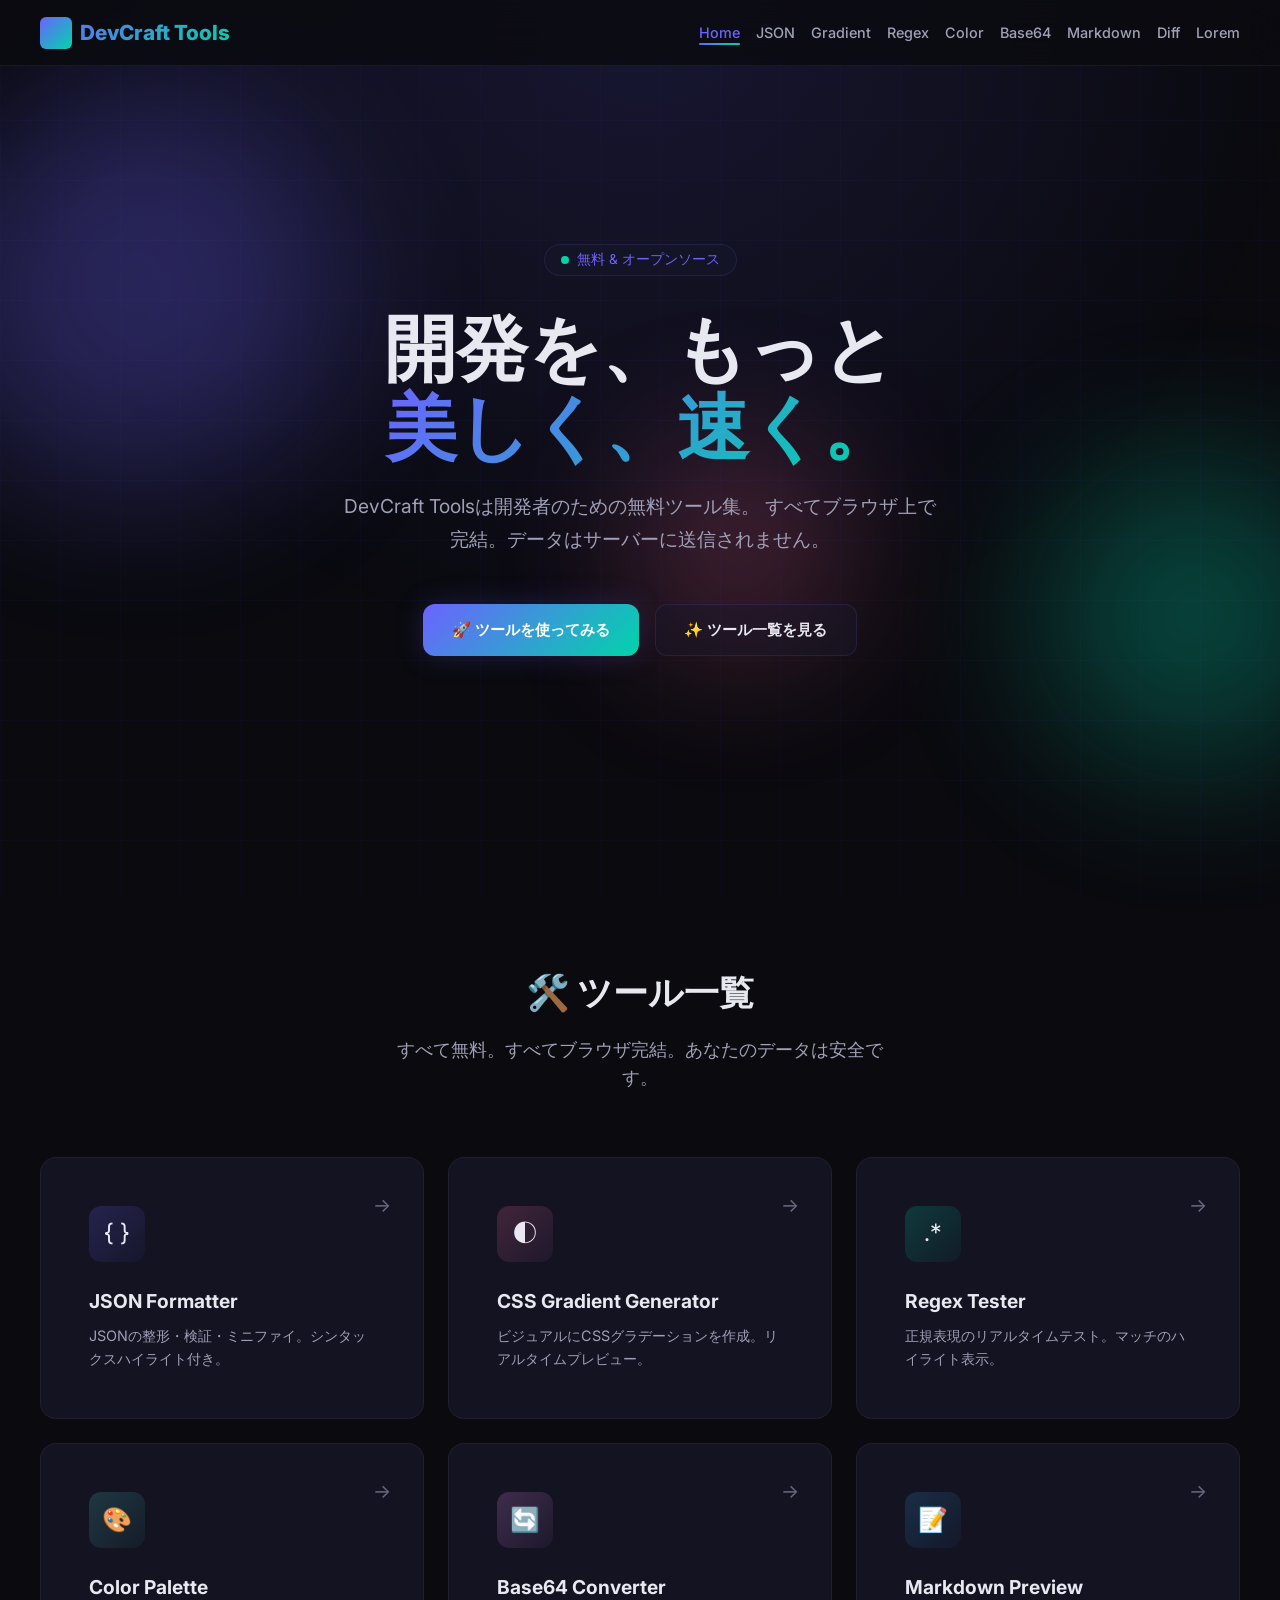
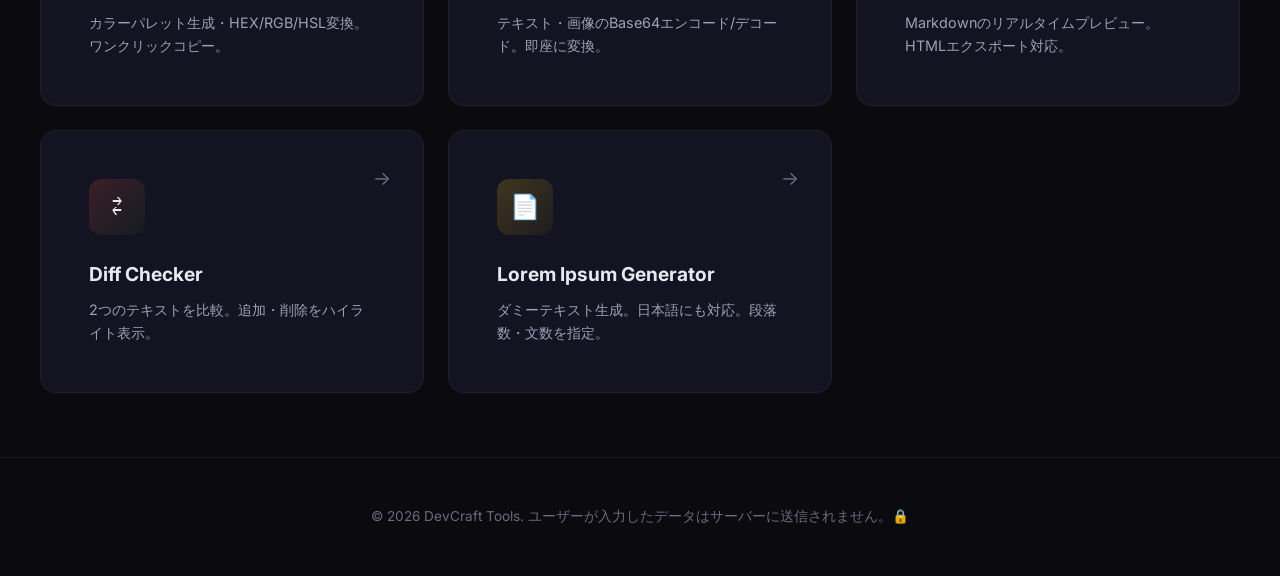
<file: index.html>
<!DOCTYPE html>
<html lang="ja">
<head>
  <!-- Google tag (gtag.js) -->
  <script async src="https://www.googletagmanager.com/gtag/js?id=G-GMJCJVCLKP"></script>
  <script>
    window.dataLayer = window.dataLayer || [];
    function gtag(){dataLayer.push(arguments);}
    gtag('js', new Date());
    gtag('config', 'G-GMJCJVCLKP');
  </script>

  <meta charset="UTF-8">
  <meta name="viewport" content="width=device-width, initial-scale=1.0">
  <meta name="description" content="DevCraft Tools — 美しすぎる開発者ツール集。JSON整形、CSSグラデーション生成、正規表現テスト、カラーパレット、Base64変換を無料で。すべてブラウザ完結。">
  <meta name="keywords" content="developer tools, JSON formatter, CSS gradient generator, regex tester, color palette, base64 encoder decoder, web development, 開発者ツール, JSON整形, 正規表現テスト">
  <meta name="author" content="DevCraft Tools">
  <meta name="robots" content="index, follow">
  <meta name="theme-color" content="#6c63ff">
  <meta name="google-site-verification" content="q4Kg9Rd6RRVEjOIHdKXvQnhaaGcyhbsGrWPJDkfjD3U">

  <!-- Open Graph / Facebook -->
  <meta property="og:type" content="website">
  <meta property="og:title" content="DevCraft Tools — 美しすぎる開発者ツール集">
  <meta property="og:description" content="JSON整形、CSSグラデーション生成、正規表現テスト、カラーパレット、Base64変換を無料で。すべてブラウザ完結、データはサーバーに送信されません。">
  <meta property="og:image" content="https://icubeitoht-ui.github.io/DevCraft-Tools/og-image.png">
  <meta property="og:url" content="https://icubeitoht-ui.github.io/DevCraft-Tools/">
  <meta property="og:locale" content="ja_JP">

  <!-- Twitter Card -->
  <meta name="twitter:card" content="summary_large_image">
  <meta name="twitter:title" content="DevCraft Tools — 美しすぎる開発者ツール集">
  <meta name="twitter:description" content="JSON整形、CSSグラデーション生成、正規表現テスト、カラーパレットなど開発者ツールを無料提供。ブラウザ完結でデータ安全。">
  <meta name="twitter:image" content="https://icubeitoht-ui.github.io/DevCraft-Tools/og-image.png">

  <title>DevCraft Tools — 美しすぎる開発者ツール集</title>
  <link rel="stylesheet" href="styles.css">
  <link rel="manifest" href="manifest.json">
  <link rel="icon" href="data:image/svg+xml,<svg xmlns='http://www.w3.org/2000/svg' viewBox='0 0 100 100'><text y='.9em' font-size='90'>⚡</text></svg>">

  <!-- Structured Data (JSON-LD) -->
  <script type="application/ld+json">
  {
    "@context": "https://schema.org",
    "@type": "WebApplication",
    "name": "DevCraft Tools",
    "description": "美しすぎる開発者ツール集。JSON整形、CSSグラデーション生成、正規表現テスト、カラーパレット、Base64変換を無料で提供。",
    "applicationCategory": "DeveloperApplication",
    "operatingSystem": "Any",
    "offers": {
      "@type": "Offer",
      "price": "0",
      "priceCurrency": "JPY"
    },
    "featureList": [
      "JSON Formatter & Validator",
      "CSS Gradient Generator",
      "Regex Tester",
      "Color Palette Generator",
      "Base64 Encoder/Decoder",
      "Markdown Preview",
      "Diff Checker",
      "Lorem Ipsum Generator"
    ],
    "browserRequirements": "Requires JavaScript",
    "softwareVersion": "1.0.0",
    "inLanguage": "ja"
  }
  </script>
</head>
<body>
  <div class="bg-grid"></div>

  <!-- Navigation -->
  <nav class="navbar" id="navbar">
    <div class="nav-content">
      <a href="#" class="nav-logo" id="nav-home">
        <div class="nav-logo-icon">⚡</div>
        DevCraft Tools
      </a>
      <button class="nav-toggle" id="nav-toggle" aria-label="メニュー">☰</button>
      <ul class="nav-links" id="nav-links">
        <li><a href="#" data-tool="home" class="active">Home</a></li>
        <li><a href="#" data-tool="json">JSON</a></li>
        <li><a href="#" data-tool="gradient">Gradient</a></li>
        <li><a href="#" data-tool="regex">Regex</a></li>
        <li><a href="#" data-tool="color">Color</a></li>
        <li><a href="#" data-tool="base64">Base64</a></li>
        <li><a href="#" data-tool="markdown">Markdown</a></li>
        <li><a href="#" data-tool="diff">Diff</a></li>
        <li><a href="#" data-tool="lorem">Lorem</a></li>
      </ul>
    </div>
  </nav>

  <!-- Home Page -->
  <main id="page-home">
    <!-- Hero Section -->
    <section class="hero">
      <div class="orb orb-1"></div>
      <div class="orb orb-2"></div>
      <div class="orb orb-3"></div>
      <div class="hero-content">
        <div class="hero-badge">
          <span class="hero-badge-dot"></span>
          無料 & オープンソース
        </div>
        <h1>
          開発を、もっと<br>
          <span class="gradient-text">美しく、速く。</span>
        </h1>
        <p>
          DevCraft Toolsは開発者のための無料ツール集。
          すべてブラウザ上で完結。データはサーバーに送信されません。
        </p>
        <div class="hero-cta">
          <a href="#" class="btn btn-primary" data-tool="json" id="cta-start">
            🚀 ツールを使ってみる
          </a>
          <a href="#tools" class="btn btn-secondary" id="cta-tools">
            ✨ ツール一覧を見る
          </a>
        </div>
      </div>
    </section>

    <!-- Tools Grid -->
    <section class="tools-section" id="tools">
      <div class="section-header">
        <h2>🛠️ ツール一覧</h2>
        <p>すべて無料。すべてブラウザ完結。あなたのデータは安全です。</p>
      </div>
      <div class="tools-grid">
        <a href="#" class="tool-card" data-tool="json" id="card-json">
          <div class="tool-card-icon json">{ }</div>
          <span class="tool-card-arrow">→</span>
          <h3>JSON Formatter</h3>
          <p>JSONの整形・検証・ミニファイ。シンタックスハイライト付き。</p>
        </a>
        <a href="#" class="tool-card" data-tool="gradient" id="card-gradient">
          <div class="tool-card-icon gradient">◐</div>
          <span class="tool-card-arrow">→</span>
          <h3>CSS Gradient Generator</h3>
          <p>ビジュアルにCSSグラデーションを作成。リアルタイムプレビュー。</p>
        </a>
        <a href="#" class="tool-card" data-tool="regex" id="card-regex">
          <div class="tool-card-icon regex">.*</div>
          <span class="tool-card-arrow">→</span>
          <h3>Regex Tester</h3>
          <p>正規表現のリアルタイムテスト。マッチのハイライト表示。</p>
        </a>
        <a href="#" class="tool-card" data-tool="color" id="card-color">
          <div class="tool-card-icon color">🎨</div>
          <span class="tool-card-arrow">→</span>
          <h3>Color Palette</h3>
          <p>カラーパレット生成・HEX/RGB/HSL変換。ワンクリックコピー。</p>
        </a>
        <a href="#" class="tool-card" data-tool="base64" id="card-base64">
          <div class="tool-card-icon base64">🔄</div>
          <span class="tool-card-arrow">→</span>
          <h3>Base64 Converter</h3>
          <p>テキスト・画像のBase64エンコード/デコード。即座に変換。</p>
        </a>
        <a href="#" class="tool-card" data-tool="markdown" id="card-markdown">
          <div class="tool-card-icon markdown">📝</div>
          <span class="tool-card-arrow">→</span>
          <h3>Markdown Preview</h3>
          <p>Markdownのリアルタイムプレビュー。HTMLエクスポート対応。</p>
        </a>
        <a href="#" class="tool-card" data-tool="diff" id="card-diff">
          <div class="tool-card-icon diff">⇄</div>
          <span class="tool-card-arrow">→</span>
          <h3>Diff Checker</h3>
          <p>2つのテキストを比較。追加・削除をハイライト表示。</p>
        </a>
        <a href="#" class="tool-card" data-tool="lorem" id="card-lorem">
          <div class="tool-card-icon lorem">📄</div>
          <span class="tool-card-arrow">→</span>
          <h3>Lorem Ipsum Generator</h3>
          <p>ダミーテキスト生成。日本語にも対応。段落数・文数を指定。</p>
        </a>
      </div>
    </section>

    <!-- Footer -->
    <footer class="footer">
      <p>© 2026 DevCraft Tools. ユーザーが入力したデータはサーバーに送信されません。🔒</p>
    </footer>
  </main>

  <!-- JSON Formatter Page -->
  <div class="tool-page" id="page-json">
    <div class="tool-header">
      <h1>{ } JSON Formatter</h1>
      <p>JSONの整形・検証・ミニファイ</p>
    </div>
    <div class="tool-container">
      <div class="controls-bar">
        <button class="btn btn-primary" id="json-format" onclick="jsonFormat()">✨ 整形</button>
        <button class="btn btn-secondary" id="json-minify" onclick="jsonMinify()">📦 ミニファイ</button>
        <button class="btn btn-secondary" id="json-validate" onclick="jsonValidate()">✅ 検証</button>
        <button class="btn-copy" id="json-copy" onclick="copyOutput('json-output')">📋 コピー</button>
        <button class="btn btn-secondary" id="json-clear" onclick="jsonClear()">🗑️ クリア</button>
      </div>
      <div class="split-layout">
        <div class="glass-panel">
          <div class="panel-header">
            <h3>入力</h3>
          </div>
          <textarea class="code-editor" id="json-input" placeholder='{"name": "DevCraft", "version": 1, "features": ["json", "gradient", "regex"]}'></textarea>
        </div>
        <div class="glass-panel">
          <div class="panel-header">
            <h3>出力</h3>
          </div>
          <textarea class="code-editor" id="json-output" readonly placeholder="整形結果がここに表示されます..."></textarea>
          <div class="status-bar" id="json-status"></div>
        </div>
      </div>
    </div>
  </div>

  <!-- Gradient Generator Page -->
  <div class="tool-page" id="page-gradient">
    <div class="tool-header">
      <h1>◐ CSS Gradient Generator</h1>
      <p>ビジュアルにCSSグラデーションを作成</p>
    </div>
    <div class="tool-container">
      <div class="controls-bar">
        <div class="control-group">
          <label>タイプ</label>
          <select class="control-input" id="gradient-type" onchange="updateGradient()">
            <option value="linear">Linear</option>
            <option value="radial">Radial</option>
            <option value="conic">Conic</option>
          </select>
        </div>
        <div class="control-group">
          <label>角度</label>
          <input type="range" class="control-input" id="gradient-angle" min="0" max="360" value="135" oninput="updateGradient()" style="width: 120px;">
          <span id="gradient-angle-display" style="color: var(--text-secondary); font-size: 0.85rem;">135°</span>
        </div>
        <div class="control-group">
          <label>色1</label>
          <input type="color" class="color-swatch" id="gradient-color1" value="#6c63ff" oninput="updateGradient()">
        </div>
        <div class="control-group">
          <label>色2</label>
          <input type="color" class="color-swatch" id="gradient-color2" value="#00d4aa" oninput="updateGradient()">
        </div>
        <button class="btn btn-secondary" id="gradient-random" onclick="randomGradient()">🎲 ランダム</button>
        <button class="btn-copy" id="gradient-copy" onclick="copyGradientCSS()">📋 CSSをコピー</button>
      </div>
      <div class="gradient-preview" id="gradient-preview"></div>
      <div class="glass-panel">
        <div class="panel-header">
          <h3>CSS コード</h3>
        </div>
        <textarea class="code-editor" id="gradient-output" readonly style="min-height: 80px;"></textarea>
      </div>
    </div>
  </div>

  <!-- Regex Tester Page -->
  <div class="tool-page" id="page-regex">
    <div class="tool-header">
      <h1>.* Regex Tester</h1>
      <p>正規表現のリアルタイムテスト</p>
    </div>
    <div class="tool-container">
      <div class="controls-bar">
        <div class="control-group">
          <label>パターン</label>
          <input type="text" class="control-input" id="regex-pattern" placeholder="[A-Za-z]+" oninput="testRegex()" style="flex: 1; min-width: 200px;">
        </div>
        <div class="control-group">
          <label>フラグ</label>
          <input type="text" class="control-input" id="regex-flags" value="gi" oninput="testRegex()" style="width: 60px;">
        </div>
      </div>
      <div class="split-layout">
        <div class="glass-panel">
          <div class="panel-header">
            <h3>テスト文字列</h3>
          </div>
          <textarea class="code-editor" id="regex-input" placeholder="ここにテスト文字列を入力..." oninput="testRegex()">Hello World 123 こんにちは DevCraft Tools 2026</textarea>
        </div>
        <div class="glass-panel">
          <div class="panel-header">
            <h3>マッチ結果</h3>
          </div>
          <div class="code-editor" id="regex-output" style="min-height: 300px; white-space: pre-wrap;"></div>
          <div class="match-info" id="regex-match-info">
            <span class="match-count">マッチ: <strong>0</strong></span>
          </div>
        </div>
      </div>
    </div>
  </div>

  <!-- Color Palette Page -->
  <div class="tool-page" id="page-color">
    <div class="tool-header">
      <h1>🎨 Color Palette Generator</h1>
      <p>カラーパレット生成 & HEX / RGB / HSL 変換</p>
    </div>
    <div class="tool-container">
      <div class="controls-bar">
        <div class="control-group">
          <label>基準色</label>
          <input type="color" class="color-swatch" id="color-base" value="#6c63ff" oninput="generatePalette()">
        </div>
        <div class="control-group">
          <label>モード</label>
          <select class="control-input" id="color-mode" onchange="generatePalette()">
            <option value="analogous">類似色</option>
            <option value="complementary">補色</option>
            <option value="triadic">トライアド</option>
            <option value="shades">シェード</option>
            <option value="random">ランダム</option>
          </select>
        </div>
        <button class="btn btn-primary" id="color-generate" onclick="generatePalette()">🎲 生成</button>
      </div>

      <!-- Color Converter -->
      <div class="glass-panel" style="margin-bottom: var(--space-lg);">
        <div class="panel-header">
          <h3>カラー変換</h3>
        </div>
        <div style="padding: var(--space-lg); display: flex; gap: var(--space-md); flex-wrap: wrap; align-items: center;">
          <div class="control-group">
            <label>HEX</label>
            <input type="text" class="control-input" id="color-hex" value="#6c63ff" oninput="colorFromHex()" style="width: 100px;">
          </div>
          <div class="control-group">
            <label>R</label>
            <input type="number" class="control-input" id="color-r" value="108" min="0" max="255" oninput="colorFromRGB()" style="width: 60px;">
          </div>
          <div class="control-group">
            <label>G</label>
            <input type="number" class="control-input" id="color-g" value="99" min="0" max="255" oninput="colorFromRGB()" style="width: 60px;">
          </div>
          <div class="control-group">
            <label>B</label>
            <input type="number" class="control-input" id="color-b" value="255" min="0" max="255" oninput="colorFromRGB()" style="width: 60px;">
          </div>
          <div class="control-group">
            <label>HSL</label>
            <span class="control-input" id="color-hsl-display" style="min-width: 150px;">hsl(243, 100%, 69%)</span>
          </div>
        </div>
      </div>

      <!-- Palette Display -->
      <div class="palette-grid" id="palette-grid"></div>
    </div>
  </div>

  <!-- Base64 Converter Page -->
  <div class="tool-page" id="page-base64">
    <div class="tool-header">
      <h1>🔄 Base64 Converter</h1>
      <p>テキストのBase64エンコード / デコード</p>
    </div>
    <div class="tool-container">
      <div class="controls-bar">
        <button class="btn btn-primary" id="base64-encode" onclick="base64Encode()">🔒 エンコード</button>
        <button class="btn btn-secondary" id="base64-decode" onclick="base64Decode()">🔓 デコード</button>
        <button class="btn-copy" id="base64-copy" onclick="copyOutput('base64-output')">📋 コピー</button>
        <button class="btn btn-secondary" id="base64-clear" onclick="base64Clear()">🗑️ クリア</button>
      </div>
      <div class="split-layout">
        <div class="glass-panel">
          <div class="panel-header">
            <h3>入力</h3>
          </div>
          <textarea class="code-editor" id="base64-input" placeholder="テキストを入力してください..."></textarea>
        </div>
        <div class="glass-panel">
          <div class="panel-header">
            <h3>出力</h3>
          </div>
          <textarea class="code-editor" id="base64-output" readonly placeholder="結果がここに表示されます..."></textarea>
          <div class="status-bar" id="base64-status"></div>
        </div>
      </div>
    </div>
  </div>

  <!-- Markdown Preview Page -->
  <div class="tool-page" id="page-markdown">
    <div class="tool-header">
      <h1>📝 Markdown Preview</h1>
      <p>Markdownのリアルタイムプレビュー</p>
    </div>
    <div class="tool-container">
      <div class="controls-bar">
        <button class="btn-copy" id="markdown-copy-html" onclick="copyMarkdownHtml()">📋 HTMLをコピー</button>
        <button class="btn btn-secondary" id="markdown-clear" onclick="clearMarkdown()">🗑️ クリア</button>
      </div>
      <div class="split-layout">
        <div class="glass-panel">
          <div class="panel-header">
            <h3>Markdown入力</h3>
          </div>
          <textarea class="code-editor" id="markdown-input" placeholder="# 見出し

**太字** と *斜体*

- リスト項目" oninput="renderMarkdown()"></textarea>
        </div>
        <div class="glass-panel">
          <div class="panel-header">
            <h3>プレビュー</h3>
          </div>
          <div class="markdown-preview-area" id="markdown-output">
            <p style="color: var(--text-muted);">プレビューがここに表示されます...</p>
          </div>
        </div>
      </div>
    </div>
  </div>

  <!-- Diff Checker Page -->
  <div class="tool-page" id="page-diff">
    <div class="tool-header">
      <h1>⇄ Diff Checker</h1>
      <p>2つのテキストを比較・差分表示</p>
    </div>
    <div class="tool-container">
      <div class="controls-bar">
        <button class="btn btn-primary" id="diff-run" onclick="runDiff()">🔍 比較する</button>
        <button class="btn btn-secondary" id="diff-swap" onclick="swapDiffInputs()">⇄ 入れ替え</button>
        <button class="btn btn-secondary" id="diff-clear" onclick="clearDiff()">🗑️ クリア</button>
        <div class="diff-stats-bar" id="diff-stats"></div>
      </div>
      <div class="split-layout">
        <div class="glass-panel">
          <div class="panel-header">
            <h3>元テキスト</h3>
          </div>
          <textarea class="code-editor" id="diff-input1" placeholder="元のテキストを入力..."></textarea>
        </div>
        <div class="glass-panel">
          <div class="panel-header">
            <h3>新テキスト</h3>
          </div>
          <textarea class="code-editor" id="diff-input2" placeholder="新しいテキストを入力..."></textarea>
        </div>
      </div>
      <div class="glass-panel" style="margin-top: var(--space-lg);">
        <div class="panel-header">
          <h3>差分結果</h3>
        </div>
        <div class="diff-output" id="diff-output">
          <p style="color: var(--text-muted);">差分結果がここに表示されます...</p>
        </div>
      </div>
    </div>
  </div>

  <!-- Lorem Ipsum Generator Page -->
  <div class="tool-page" id="page-lorem">
    <div class="tool-header">
      <h1>📄 Lorem Ipsum Generator</h1>
      <p>ダミーテキスト生成 — 日本語対応</p>
    </div>
    <div class="tool-container">
      <div class="controls-bar">
        <div class="control-group">
          <label>言語</label>
          <select class="control-input" id="lorem-language" onchange="generateLorem()">
            <option value="en">English</option>
            <option value="ja">日本語</option>
          </select>
        </div>
        <div class="control-group">
          <label>段落数</label>
          <input type="number" class="control-input" id="lorem-paragraphs" value="3" min="1" max="20" style="width: 60px;">
        </div>
        <div class="control-group">
          <label>文/段落</label>
          <input type="number" class="control-input" id="lorem-sentences" value="5" min="1" max="15" style="width: 60px;">
        </div>
        <div class="control-group">
          <label style="display: flex; align-items: center; gap: 6px;">
            <input type="checkbox" id="lorem-start-classic" checked>
            Lorem ipsumで開始
          </label>
        </div>
        <button class="btn btn-primary" id="lorem-generate" onclick="generateLorem()">🎲 生成</button>
        <button class="btn-copy" id="lorem-copy" onclick="copyLoremOutput()">📋 コピー</button>
        <button class="btn btn-secondary" id="lorem-clear" onclick="clearLorem()">🗑️ クリア</button>
      </div>
      <div class="glass-panel">
        <div class="panel-header">
          <h3>生成結果</h3>
          <div class="lorem-stats" id="lorem-stats"></div>
        </div>
        <textarea class="code-editor" id="lorem-output" readonly placeholder="「生成」をクリックしてダミーテキストを作成..." style="min-height: 300px;"></textarea>
      </div>
    </div>
  </div>

  <script src="app.js"></script>
  <script src="tools/json-formatter.js"></script>
  <script src="tools/gradient-generator.js"></script>
  <script src="tools/regex-tester.js"></script>
  <script src="tools/color-palette.js"></script>
  <script src="tools/base64-converter.js"></script>
  <script src="tools/markdown-preview.js"></script>
  <script src="tools/diff-checker.js"></script>
  <script src="tools/lorem-generator.js"></script>
</body>
</html>
</file>
<file: styles.css>
/* ============================================
   DevCraft Tools — Design System
   美しすぎる開発者ツール集
   ============================================ */

/* ---- Google Fonts ---- */
@import url('https://fonts.googleapis.com/css2?family=Inter:wght@300;400;500;600;700;800;900&family=JetBrains+Mono:wght@400;500;600;700&display=swap');

/* ---- CSS Variables (Design Tokens) ---- */
:root {
  /* Colors — Dark Theme */
  --bg-primary: #0a0a0f;
  --bg-secondary: #12121a;
  --bg-tertiary: #1a1a2e;
  --bg-card: rgba(26, 26, 46, 0.6);
  --bg-glass: rgba(26, 26, 46, 0.4);

  /* Accent Colors */
  --accent-primary: #6c63ff;
  --accent-secondary: #00d4aa;
  --accent-tertiary: #ff6b9d;
  --accent-warm: #f093fb;
  --accent-cyan: #4ecdc4;

  /* Gradients */
  --gradient-primary: linear-gradient(135deg, #6c63ff 0%, #00d4aa 100%);
  --gradient-secondary: linear-gradient(135deg, #ff6b9d 0%, #f093fb 100%);
  --gradient-hero: linear-gradient(135deg, #0a0a0f 0%, #1a1a2e 50%, #0a0a0f 100%);
  --gradient-card: linear-gradient(135deg, rgba(108, 99, 255, 0.1) 0%, rgba(0, 212, 170, 0.05) 100%);
  --gradient-glow: radial-gradient(circle at 50% 0%, rgba(108, 99, 255, 0.15), transparent 60%);

  /* Text Colors */
  --text-primary: #e8e8f0;
  --text-secondary: #a0a0b8;
  --text-muted: #6a6a80;
  --text-accent: #6c63ff;

  /* Borders */
  --border-color: rgba(108, 99, 255, 0.15);
  --border-hover: rgba(108, 99, 255, 0.4);
  --border-glass: rgba(255, 255, 255, 0.06);

  /* Shadows */
  --shadow-sm: 0 2px 8px rgba(0, 0, 0, 0.3);
  --shadow-md: 0 4px 20px rgba(0, 0, 0, 0.4);
  --shadow-lg: 0 8px 40px rgba(0, 0, 0, 0.5);
  --shadow-glow: 0 0 30px rgba(108, 99, 255, 0.2);
  --shadow-glow-accent: 0 0 40px rgba(108, 99, 255, 0.3);

  /* Typography */
  --font-sans: 'Inter', -apple-system, BlinkMacSystemFont, sans-serif;
  --font-mono: 'JetBrains Mono', 'Fira Code', monospace;

  /* Spacing */
  --space-xs: 0.25rem;
  --space-sm: 0.5rem;
  --space-md: 1rem;
  --space-lg: 1.5rem;
  --space-xl: 2rem;
  --space-2xl: 3rem;
  --space-3xl: 4rem;

  /* Border Radius */
  --radius-sm: 6px;
  --radius-md: 12px;
  --radius-lg: 16px;
  --radius-xl: 24px;
  --radius-full: 9999px;

  /* Transitions */
  --transition-fast: 150ms cubic-bezier(0.4, 0, 0.2, 1);
  --transition-normal: 250ms cubic-bezier(0.4, 0, 0.2, 1);
  --transition-slow: 400ms cubic-bezier(0.4, 0, 0.2, 1);
  --transition-spring: 500ms cubic-bezier(0.34, 1.56, 0.64, 1);
}

/* ---- Reset & Base ---- */
*,
*::before,
*::after {
  box-sizing: border-box;
  margin: 0;
  padding: 0;
}

html {
  scroll-behavior: smooth;
  -webkit-font-smoothing: antialiased;
  -moz-osx-font-smoothing: grayscale;
}

body {
  font-family: var(--font-sans);
  background: var(--bg-primary);
  color: var(--text-primary);
  line-height: 1.6;
  min-height: 100vh;
  overflow-x: hidden;
}

/* ---- Background Effects ---- */
body::before {
  content: '';
  position: fixed;
  top: 0;
  left: 0;
  width: 100%;
  height: 100%;
  background: var(--gradient-glow);
  pointer-events: none;
  z-index: 0;
}

/* Animated grid background */
.bg-grid {
  position: fixed;
  top: 0;
  left: 0;
  width: 100%;
  height: 100%;
  background-image:
    linear-gradient(rgba(108, 99, 255, 0.03) 1px, transparent 1px),
    linear-gradient(90deg, rgba(108, 99, 255, 0.03) 1px, transparent 1px);
  background-size: 60px 60px;
  pointer-events: none;
  z-index: 0;
}

/* ---- Navigation ---- */
.navbar {
  position: fixed;
  top: 0;
  left: 0;
  right: 0;
  z-index: 1000;
  padding: var(--space-md) var(--space-xl);
  background: rgba(10, 10, 15, 0.8);
  backdrop-filter: blur(20px);
  -webkit-backdrop-filter: blur(20px);
  border-bottom: 1px solid var(--border-glass);
  transition: var(--transition-normal);
}

.navbar.scrolled {
  background: rgba(10, 10, 15, 0.95);
  box-shadow: var(--shadow-md);
}

.nav-content {
  max-width: 1200px;
  margin: 0 auto;
  display: flex;
  align-items: center;
  justify-content: space-between;
}

.nav-logo {
  display: flex;
  align-items: center;
  gap: var(--space-sm);
  text-decoration: none;
  font-size: 1.3rem;
  font-weight: 800;
  background: var(--gradient-primary);
  -webkit-background-clip: text;
  -webkit-text-fill-color: transparent;
  background-clip: text;
  transition: var(--transition-normal);
}

.nav-logo:hover {
  transform: scale(1.05);
}

.nav-logo-icon {
  width: 32px;
  height: 32px;
  background: var(--gradient-primary);
  border-radius: var(--radius-sm);
  display: flex;
  align-items: center;
  justify-content: center;
  font-size: 1rem;
}

.nav-links {
  display: flex;
  align-items: center;
  gap: var(--space-lg);
  list-style: none;
}

.nav-links a {
  color: var(--text-secondary);
  text-decoration: none;
  font-size: 0.9rem;
  font-weight: 500;
  transition: var(--transition-fast);
  position: relative;
}

.nav-links a::after {
  content: '';
  position: absolute;
  bottom: -4px;
  left: 0;
  width: 0;
  height: 2px;
  background: var(--gradient-primary);
  transition: var(--transition-normal);
  border-radius: var(--radius-full);
}

.nav-links a:hover {
  color: var(--text-primary);
}

.nav-links a:hover::after {
  width: 100%;
}

.nav-links a.active {
  color: var(--accent-primary);
}

.nav-links a.active::after {
  width: 100%;
}

/* Mobile nav toggle */
.nav-toggle {
  display: none;
  background: none;
  border: none;
  color: var(--text-primary);
  font-size: 1.5rem;
  cursor: pointer;
}

/* ---- Hero Section ---- */
.hero {
  position: relative;
  min-height: 100vh;
  display: flex;
  align-items: center;
  justify-content: center;
  text-align: center;
  padding: var(--space-3xl) var(--space-xl);
  z-index: 1;
}

.hero-content {
  max-width: 800px;
}

.hero-badge {
  display: inline-flex;
  align-items: center;
  gap: var(--space-sm);
  padding: var(--space-xs) var(--space-md);
  background: var(--bg-glass);
  border: 1px solid var(--border-color);
  border-radius: var(--radius-full);
  font-size: 0.85rem;
  color: var(--accent-primary);
  margin-bottom: var(--space-xl);
  backdrop-filter: blur(10px);
  animation: fadeInUp 0.6s ease-out;
}

.hero-badge-dot {
  width: 8px;
  height: 8px;
  background: var(--accent-secondary);
  border-radius: 50%;
  animation: pulse 2s infinite;
}

.hero h1 {
  font-size: clamp(2.5rem, 6vw, 4.5rem);
  font-weight: 900;
  line-height: 1.1;
  margin-bottom: var(--space-lg);
  animation: fadeInUp 0.6s ease-out 0.1s both;
}

.hero h1 .gradient-text {
  background: var(--gradient-primary);
  -webkit-background-clip: text;
  -webkit-text-fill-color: transparent;
  background-clip: text;
}

.hero p {
  font-size: 1.2rem;
  color: var(--text-secondary);
  max-width: 600px;
  margin: 0 auto var(--space-2xl);
  line-height: 1.7;
  animation: fadeInUp 0.6s ease-out 0.2s both;
}

.hero-cta {
  display: flex;
  gap: var(--space-md);
  justify-content: center;
  animation: fadeInUp 0.6s ease-out 0.3s both;
}

/* Floating orbs */
.orb {
  position: absolute;
  border-radius: 50%;
  filter: blur(80px);
  opacity: 0.3;
  pointer-events: none;
  animation: float 8s ease-in-out infinite;
}

.orb-1 {
  width: 400px;
  height: 400px;
  background: var(--accent-primary);
  top: 10%;
  left: -5%;
  animation-delay: 0s;
}

.orb-2 {
  width: 300px;
  height: 300px;
  background: var(--accent-secondary);
  bottom: 15%;
  right: -5%;
  animation-delay: -3s;
}

.orb-3 {
  width: 200px;
  height: 200px;
  background: var(--accent-tertiary);
  top: 50%;
  left: 50%;
  animation-delay: -5s;
}

/* ---- Buttons ---- */
.btn {
  display: inline-flex;
  align-items: center;
  gap: var(--space-sm);
  padding: 0.8rem 1.8rem;
  border: none;
  border-radius: var(--radius-md);
  font-family: var(--font-sans);
  font-size: 0.95rem;
  font-weight: 600;
  cursor: pointer;
  text-decoration: none;
  transition: var(--transition-normal);
  position: relative;
  overflow: hidden;
}

.btn-primary {
  background: var(--gradient-primary);
  color: white;
  box-shadow: var(--shadow-glow);
}

.btn-primary:hover {
  transform: translateY(-2px);
  box-shadow: var(--shadow-glow-accent);
}

.btn-secondary {
  background: var(--bg-glass);
  color: var(--text-primary);
  border: 1px solid var(--border-color);
  backdrop-filter: blur(10px);
}

.btn-secondary:hover {
  border-color: var(--border-hover);
  background: rgba(108, 99, 255, 0.1);
  transform: translateY(-2px);
}

.btn-icon {
  padding: 0.6rem;
  background: var(--bg-glass);
  border: 1px solid var(--border-color);
  border-radius: var(--radius-sm);
  color: var(--text-secondary);
  cursor: pointer;
  transition: var(--transition-fast);
}

.btn-icon:hover {
  color: var(--accent-primary);
  border-color: var(--border-hover);
}

.btn-copy {
  background: var(--bg-glass);
  border: 1px solid var(--border-color);
  color: var(--text-secondary);
  padding: 0.5rem 1rem;
  border-radius: var(--radius-sm);
  font-size: 0.8rem;
  cursor: pointer;
  transition: var(--transition-fast);
}

.btn-copy:hover {
  color: var(--accent-secondary);
  border-color: var(--accent-secondary);
}

.btn-copy.copied {
  color: var(--accent-secondary);
  border-color: var(--accent-secondary);
}

/* ---- Tool Cards ---- */
.tools-section {
  position: relative;
  z-index: 1;
  padding: var(--space-3xl) var(--space-xl);
}

.section-header {
  text-align: center;
  margin-bottom: var(--space-3xl);
}

.section-header h2 {
  font-size: 2.2rem;
  font-weight: 800;
  margin-bottom: var(--space-md);
}

.section-header p {
  color: var(--text-secondary);
  font-size: 1.1rem;
  max-width: 500px;
  margin: 0 auto;
}

.tools-grid {
  display: grid;
  grid-template-columns: repeat(auto-fit, minmax(300px, 1fr));
  gap: var(--space-lg);
  max-width: 1200px;
  margin: 0 auto;
}

.tool-card {
  position: relative;
  background: var(--bg-card);
  border: 1px solid var(--border-glass);
  border-radius: var(--radius-lg);
  padding: var(--space-2xl);
  cursor: pointer;
  transition: var(--transition-normal);
  overflow: hidden;
  text-decoration: none;
  color: inherit;
  display: block;
}

.tool-card::before {
  content: '';
  position: absolute;
  inset: 0;
  background: var(--gradient-card);
  opacity: 0;
  transition: var(--transition-normal);
}

.tool-card:hover {
  border-color: var(--border-hover);
  transform: translateY(-4px);
  box-shadow: var(--shadow-glow);
}

.tool-card:hover::before {
  opacity: 1;
}

.tool-card-icon {
  position: relative;
  width: 56px;
  height: 56px;
  border-radius: var(--radius-md);
  display: flex;
  align-items: center;
  justify-content: center;
  font-size: 1.5rem;
  margin-bottom: var(--space-lg);
  z-index: 1;
}

.tool-card-icon.json { background: linear-gradient(135deg, rgba(108, 99, 255, 0.2), rgba(108, 99, 255, 0.05)); }
.tool-card-icon.gradient { background: linear-gradient(135deg, rgba(255, 107, 157, 0.2), rgba(240, 147, 251, 0.05)); }
.tool-card-icon.regex { background: linear-gradient(135deg, rgba(0, 212, 170, 0.2), rgba(0, 212, 170, 0.05)); }
.tool-card-icon.color { background: linear-gradient(135deg, rgba(78, 205, 196, 0.2), rgba(78, 205, 196, 0.05)); }
.tool-card-icon.base64 { background: linear-gradient(135deg, rgba(240, 147, 251, 0.2), rgba(240, 147, 251, 0.05)); }
.tool-card-icon.markdown { background: linear-gradient(135deg, rgba(52, 152, 219, 0.2), rgba(52, 152, 219, 0.05)); }
.tool-card-icon.diff { background: linear-gradient(135deg, rgba(231, 76, 60, 0.2), rgba(46, 204, 113, 0.05)); }
.tool-card-icon.lorem { background: linear-gradient(135deg, rgba(241, 196, 15, 0.2), rgba(241, 196, 15, 0.05)); }

.tool-card h3 {
  position: relative;
  font-size: 1.2rem;
  font-weight: 700;
  margin-bottom: var(--space-sm);
  z-index: 1;
}

.tool-card p {
  position: relative;
  color: var(--text-secondary);
  font-size: 0.9rem;
  line-height: 1.6;
  z-index: 1;
}

.tool-card-arrow {
  position: absolute;
  top: var(--space-xl);
  right: var(--space-xl);
  color: var(--text-muted);
  font-size: 1.2rem;
  transition: var(--transition-normal);
  z-index: 1;
}

.tool-card:hover .tool-card-arrow {
  color: var(--accent-primary);
  transform: translateX(4px);
}

/* ---- Tool Page Layout ---- */
.tool-page {
  display: none;
  position: relative;
  z-index: 1;
  min-height: 100vh;
  padding-top: 80px;
}

.tool-page.active {
  display: block;
}

.tool-header {
  padding: var(--space-2xl) var(--space-xl);
  text-align: center;
}

.tool-header h1 {
  font-size: 2rem;
  font-weight: 800;
  margin-bottom: var(--space-sm);
}

.tool-header p {
  color: var(--text-secondary);
  font-size: 1rem;
}

.tool-container {
  max-width: 1200px;
  margin: 0 auto;
  padding: 0 var(--space-xl) var(--space-3xl);
}

/* ---- Glass Panels ---- */
.glass-panel {
  background: var(--bg-card);
  border: 1px solid var(--border-glass);
  border-radius: var(--radius-lg);
  backdrop-filter: blur(10px);
  overflow: hidden;
}

.panel-header {
  display: flex;
  align-items: center;
  justify-content: space-between;
  padding: var(--space-md) var(--space-lg);
  border-bottom: 1px solid var(--border-glass);
}

.panel-header h3 {
  font-size: 0.85rem;
  font-weight: 600;
  color: var(--text-secondary);
  text-transform: uppercase;
  letter-spacing: 0.5px;
}

.panel-actions {
  display: flex;
  gap: var(--space-sm);
}

/* ---- Code Editor Textarea ---- */
.code-editor {
  width: 100%;
  min-height: 300px;
  padding: var(--space-lg);
  background: transparent;
  border: none;
  color: var(--text-primary);
  font-family: var(--font-mono);
  font-size: 0.9rem;
  line-height: 1.7;
  resize: vertical;
  outline: none;
}

.code-editor::placeholder {
  color: var(--text-muted);
}

/* ---- Split Layout ---- */
.split-layout {
  display: grid;
  grid-template-columns: 1fr 1fr;
  gap: var(--space-lg);
}

/* ---- Controls Bar ---- */
.controls-bar {
  display: flex;
  align-items: center;
  gap: var(--space-md);
  padding: var(--space-md) var(--space-lg);
  background: var(--bg-card);
  border: 1px solid var(--border-glass);
  border-radius: var(--radius-lg);
  margin-bottom: var(--space-lg);
  flex-wrap: wrap;
}

.control-group {
  display: flex;
  align-items: center;
  gap: var(--space-sm);
}

.control-group label {
  font-size: 0.85rem;
  color: var(--text-secondary);
  font-weight: 500;
}

.control-input {
  background: var(--bg-tertiary);
  border: 1px solid var(--border-color);
  border-radius: var(--radius-sm);
  padding: var(--space-xs) var(--space-sm);
  color: var(--text-primary);
  font-family: var(--font-mono);
  font-size: 0.85rem;
  outline: none;
  transition: var(--transition-fast);
}

.control-input:focus {
  border-color: var(--accent-primary);
  box-shadow: 0 0 0 3px rgba(108, 99, 255, 0.1);
}

/* ---- Color Swatches ---- */
.color-swatch {
  width: 40px;
  height: 40px;
  border-radius: var(--radius-sm);
  border: 2px solid var(--border-glass);
  cursor: pointer;
  transition: var(--transition-fast);
}

.color-swatch:hover {
  transform: scale(1.1);
  border-color: var(--border-hover);
}

/* ---- Gradient Preview ---- */
.gradient-preview {
  width: 100%;
  height: 200px;
  border-radius: var(--radius-md);
  margin-bottom: var(--space-lg);
  transition: var(--transition-slow);
}

/* ---- Color Palette Grid ---- */
.palette-grid {
  display: grid;
  grid-template-columns: repeat(auto-fill, minmax(120px, 1fr));
  gap: var(--space-md);
}

.palette-color {
  border-radius: var(--radius-md);
  overflow: hidden;
  border: 1px solid var(--border-glass);
  transition: var(--transition-normal);
  cursor: pointer;
}

.palette-color:hover {
  transform: translateY(-2px);
  box-shadow: var(--shadow-md);
}

.palette-color-preview {
  height: 80px;
}

.palette-color-info {
  padding: var(--space-sm);
  background: var(--bg-secondary);
  font-family: var(--font-mono);
  font-size: 0.75rem;
  color: var(--text-secondary);
  text-align: center;
}

/* ---- Regex Matches ---- */
.regex-match {
  background: rgba(108, 99, 255, 0.3);
  border-radius: 2px;
  padding: 0 2px;
}

.match-info {
  padding: var(--space-md) var(--space-lg);
  display: flex;
  align-items: center;
  gap: var(--space-md);
  border-top: 1px solid var(--border-glass);
}

.match-count {
  font-size: 0.85rem;
  color: var(--text-secondary);
}

.match-count strong {
  color: var(--accent-secondary);
}

/* ---- Status Messages ---- */
.status-bar {
  display: flex;
  align-items: center;
  gap: var(--space-sm);
  padding: var(--space-sm) var(--space-lg);
  font-size: 0.8rem;
  border-top: 1px solid var(--border-glass);
}

.status-bar.valid {
  color: var(--accent-secondary);
}

.status-bar.invalid {
  color: var(--accent-tertiary);
}

/* ---- Footer ---- */
.footer {
  position: relative;
  z-index: 1;
  text-align: center;
  padding: var(--space-2xl) var(--space-xl);
  border-top: 1px solid var(--border-glass);
  color: var(--text-muted);
  font-size: 0.85rem;
}

.footer a {
  color: var(--accent-primary);
  text-decoration: none;
}

/* ---- Markdown Preview Styles ---- */
.markdown-preview-area {
  padding: var(--space-lg);
  min-height: 300px;
  overflow-y: auto;
  max-height: 600px;
  font-family: var(--font-sans);
  line-height: 1.8;
  color: var(--text-primary);
}

.markdown-preview-area .md-h1 { font-size: 2rem; font-weight: 800; margin: var(--space-lg) 0 var(--space-md); border-bottom: 1px solid var(--border-glass); padding-bottom: var(--space-sm); }
.markdown-preview-area .md-h2 { font-size: 1.5rem; font-weight: 700; margin: var(--space-lg) 0 var(--space-sm); }
.markdown-preview-area .md-h3 { font-size: 1.25rem; font-weight: 600; margin: var(--space-md) 0 var(--space-sm); }
.markdown-preview-area .md-h4 { font-size: 1.1rem; font-weight: 600; margin: var(--space-md) 0 var(--space-sm); }
.markdown-preview-area .md-h5 { font-size: 1rem; font-weight: 600; margin: var(--space-sm) 0; }
.markdown-preview-area .md-h6 { font-size: 0.9rem; font-weight: 600; margin: var(--space-sm) 0; color: var(--text-secondary); }

.markdown-preview-area .md-p { margin-bottom: var(--space-md); }

.markdown-preview-area .md-code-block {
  background: var(--bg-tertiary);
  border: 1px solid var(--border-glass);
  border-radius: var(--radius-sm);
  padding: var(--space-md);
  margin: var(--space-md) 0;
  overflow-x: auto;
  font-family: var(--font-mono);
  font-size: 0.85rem;
  line-height: 1.6;
}

.markdown-preview-area .md-inline-code {
  background: var(--bg-tertiary);
  padding: 2px 6px;
  border-radius: 4px;
  font-family: var(--font-mono);
  font-size: 0.85em;
  color: var(--accent-primary);
}

.markdown-preview-area .md-blockquote {
  border-left: 3px solid var(--accent-primary);
  padding: var(--space-sm) var(--space-lg);
  margin: var(--space-md) 0;
  background: rgba(108, 99, 255, 0.05);
  border-radius: 0 var(--radius-sm) var(--radius-sm) 0;
  color: var(--text-secondary);
}

.markdown-preview-area .md-link {
  color: var(--accent-primary);
  text-decoration: none;
  border-bottom: 1px solid rgba(108, 99, 255, 0.3);
  transition: var(--transition-fast);
}

.markdown-preview-area .md-link:hover { border-bottom-color: var(--accent-primary); }

.markdown-preview-area .md-ul, .markdown-preview-area .md-ol {
  padding-left: var(--space-xl);
  margin: var(--space-sm) 0 var(--space-md);
}

.markdown-preview-area .md-li, .markdown-preview-area .md-oli {
  margin-bottom: var(--space-xs);
}

.markdown-preview-area .md-hr {
  border: none;
  border-top: 1px solid var(--border-glass);
  margin: var(--space-lg) 0;
}

.markdown-preview-area del { color: var(--text-muted); text-decoration: line-through; }

/* ---- Diff Checker Styles ---- */
.diff-output {
  padding: var(--space-md);
  min-height: 200px;
  max-height: 500px;
  overflow-y: auto;
  font-family: var(--font-mono);
  font-size: 0.85rem;
}

.diff-line {
  display: flex;
  padding: 2px var(--space-md);
  border-radius: 2px;
  margin-bottom: 1px;
}

.diff-line-num {
  width: 24px;
  text-align: center;
  color: var(--text-muted);
  flex-shrink: 0;
  user-select: none;
}

.diff-line-prefix {
  width: 16px;
  text-align: center;
  flex-shrink: 0;
  font-weight: 700;
  user-select: none;
}

.diff-line-content {
  white-space: pre-wrap;
  word-break: break-all;
}

.diff-add {
  background: rgba(46, 204, 113, 0.1);
  color: #2ecc71;
}

.diff-add .diff-line-prefix { color: #2ecc71; }

.diff-remove {
  background: rgba(231, 76, 60, 0.1);
  color: #e74c3c;
}

.diff-remove .diff-line-prefix { color: #e74c3c; }

.diff-equal {
  color: var(--text-secondary);
}

.diff-stats-bar {
  display: flex;
  gap: var(--space-md);
  font-size: 0.85rem;
  margin-left: auto;
}

.diff-stat-add { color: #2ecc71; font-weight: 600; }
.diff-stat-remove { color: #e74c3c; font-weight: 600; }
.diff-stat-equal { color: var(--text-muted); }

/* ---- Lorem Ipsum Styles ---- */
.lorem-stats {
  display: flex;
  gap: var(--space-md);
  font-size: 0.8rem;
  color: var(--text-muted);
}

/* ---- Nav Links Wrapping (for 8+ items) ---- */
.nav-links {
  flex-wrap: wrap;
  gap: var(--space-sm) var(--space-md);
}

/* ---- Animations ---- */
@keyframes fadeInUp {
  from {
    opacity: 0;
    transform: translateY(20px);
  }
  to {
    opacity: 1;
    transform: translateY(0);
  }
}

@keyframes pulse {
  0%, 100% { opacity: 1; }
  50% { opacity: 0.4; }
}

@keyframes float {
  0%, 100% { transform: translate(0, 0); }
  33% { transform: translate(20px, -20px); }
  66% { transform: translate(-10px, 15px); }
}

@keyframes slideIn {
  from {
    opacity: 0;
    transform: translateX(-10px);
  }
  to {
    opacity: 1;
    transform: translateX(0);
  }
}

/* ---- Scrollbar ---- */
::-webkit-scrollbar {
  width: 8px;
  height: 8px;
}

::-webkit-scrollbar-track {
  background: var(--bg-primary);
}

::-webkit-scrollbar-thumb {
  background: var(--bg-tertiary);
  border-radius: var(--radius-full);
}

::-webkit-scrollbar-thumb:hover {
  background: var(--accent-primary);
}

/* ---- Selection ---- */
::selection {
  background: rgba(108, 99, 255, 0.3);
  color: var(--text-primary);
}

/* ---- Responsive ---- */
@media (max-width: 768px) {
  .nav-links {
    display: none;
    position: absolute;
    top: 100%;
    left: 0;
    right: 0;
    background: rgba(10, 10, 15, 0.95);
    backdrop-filter: blur(20px);
    flex-direction: column;
    padding: var(--space-lg);
    border-bottom: 1px solid var(--border-glass);
  }

  .nav-links.open {
    display: flex;
  }

  .nav-toggle {
    display: block;
  }

  .split-layout {
    grid-template-columns: 1fr;
  }

  .hero h1 {
    font-size: 2.2rem;
  }

  .tools-grid {
    grid-template-columns: 1fr;
  }

  .controls-bar {
    flex-direction: column;
    align-items: stretch;
  }
}

@media (max-width: 480px) {
  .hero-cta {
    flex-direction: column;
    align-items: center;
  }

  .tool-container {
    padding: 0 var(--space-md) var(--space-2xl);
  }
}
</file>
